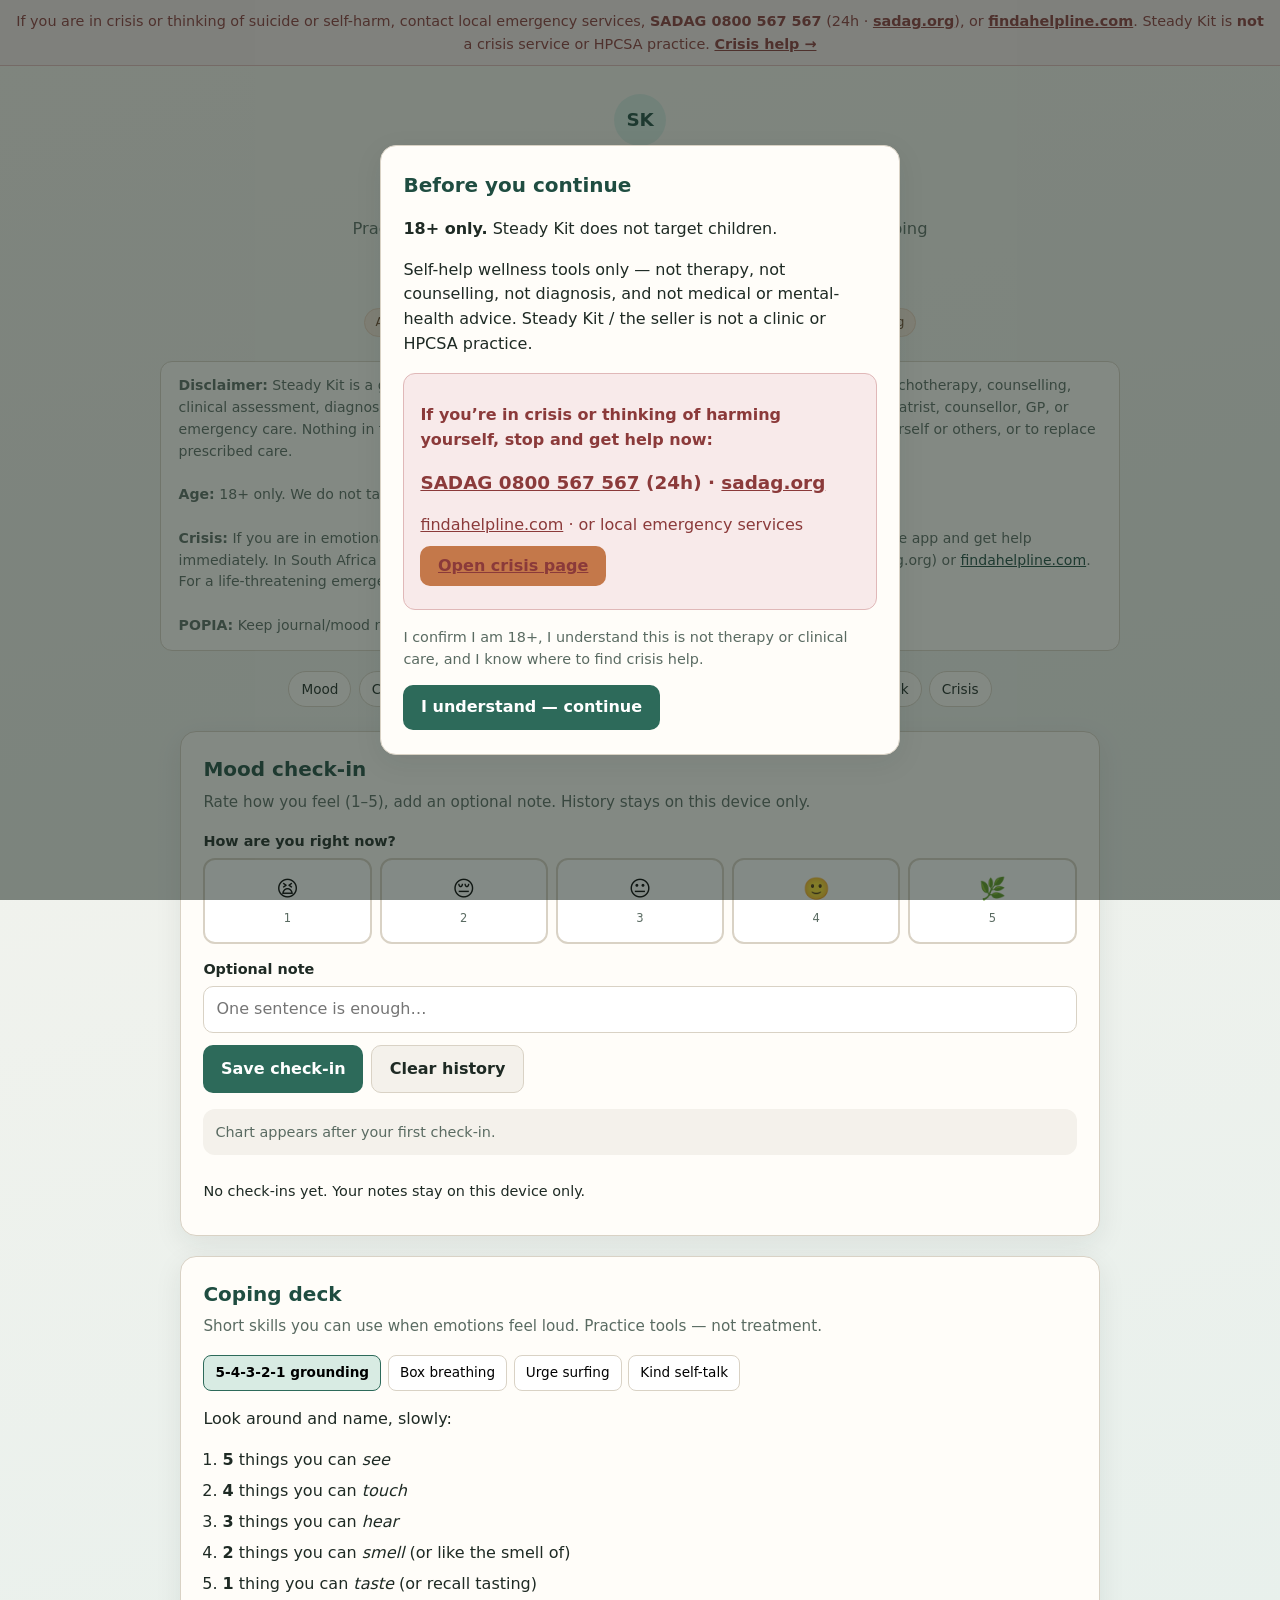
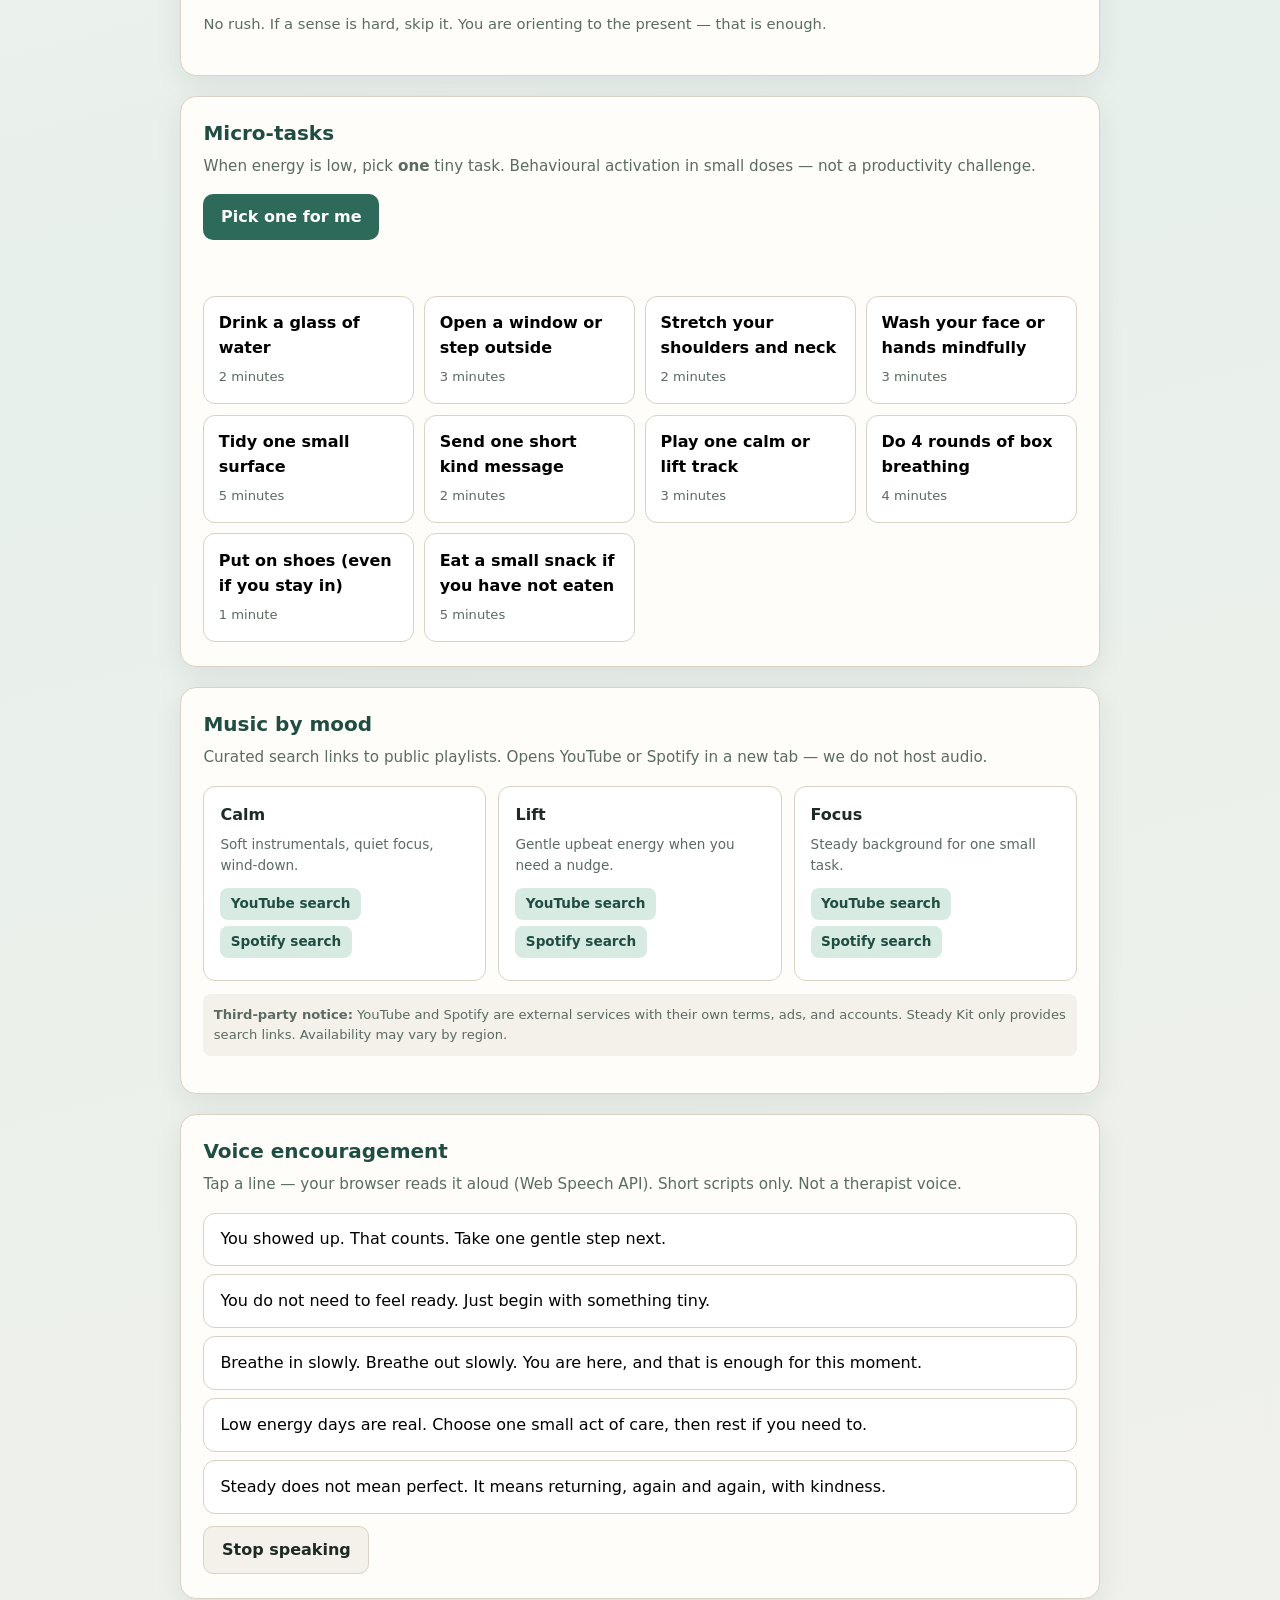
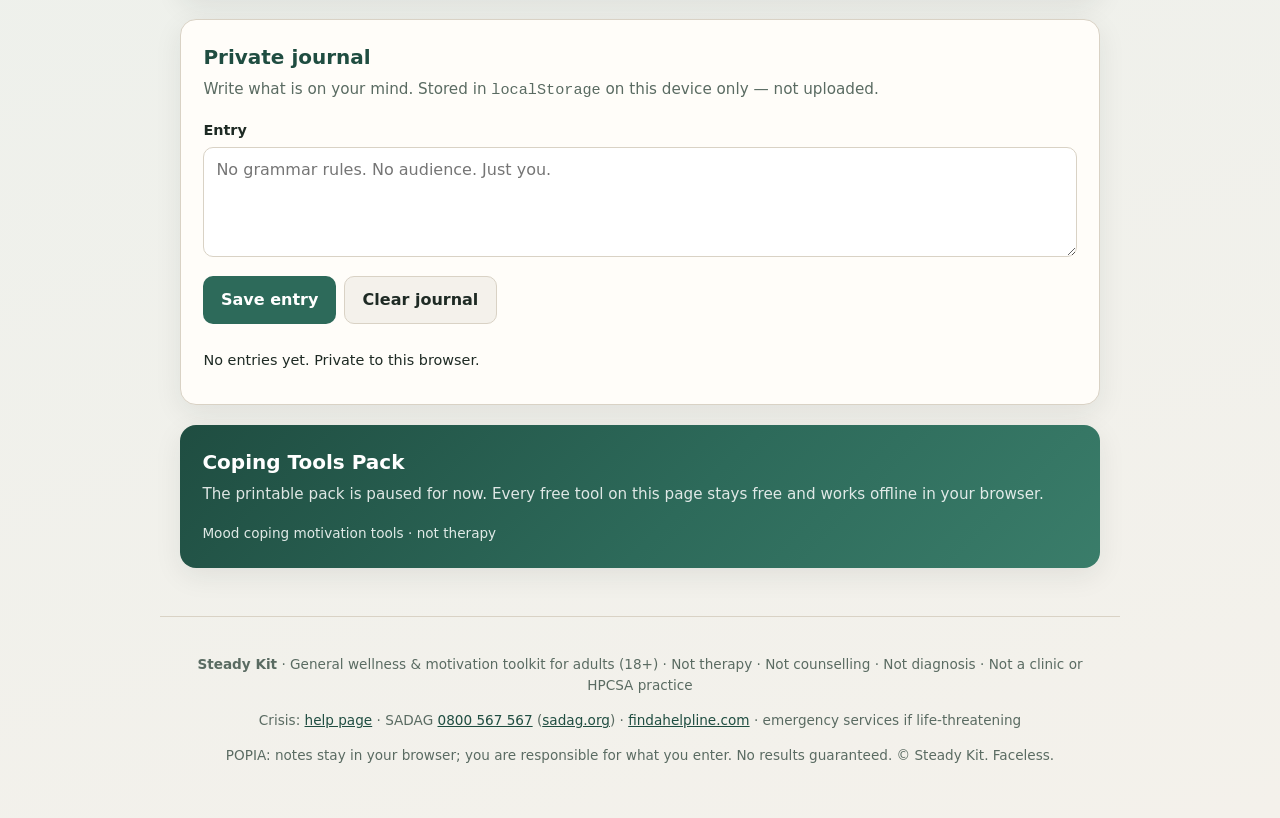
<file: index.html>
<!DOCTYPE html>
<html lang="en-ZA">
<head>
  <meta charset="utf-8">
  <meta name="viewport" content="width=device-width, initial-scale=1">
  <meta name="description" content="Steady Kit — faceless South African wellness self-help tools for adults 18+. Mood notes, coping prompts, micro-tasks. Not therapy or diagnosis.">
  <meta name="robots" content="index,follow">
  <title>Steady Kit | Wellness tools (not therapy)</title>
  <link rel="stylesheet" href="css/styles.css">
  <link rel="icon" href="data:image/svg+xml,%3Csvg xmlns='http://www.w3.org/2000/svg' viewBox='0 0 64 64'%3E%3Ccircle fill='%232d6a5a' cx='32' cy='32' r='30'/%3E%3Ctext x='32' y='40' text-anchor='middle' fill='white' font-size='22' font-family='sans-serif'%3ESK%3C/text%3E%3C/svg%3E">
</head>
<body>
  <div class="crisis-banner" role="note">
    If you are in crisis or thinking of suicide or self-harm, contact local emergency services,
    <strong>SADAG 0800 567 567</strong> (24h · <a href="https://www.sadag.org" target="_blank" rel="noopener noreferrer">sadag.org</a>), or
    <a href="https://findahelpline.com" target="_blank" rel="noopener noreferrer">findahelpline.com</a>.
    Steady Kit is <strong>not</strong> a crisis service or HPCSA practice.
    <a href="crisis.html">Crisis help →</a>
  </div>

  <header class="site-header">
    <div class="logo-mark" aria-hidden="true">SK</div>
    <h1>Steady Kit</h1>
    <p class="tagline">Practical wellness tools for adults who feel down — motivation, coping skills, and tiny next steps. Faceless. Local-first. Not therapy or counselling.</p>
    <div class="badge-row">
      <span class="badge">Adults 18+</span>
      <span class="badge">South Africa–aware</span>
      <span class="badge">Data stays in your browser</span>
      <span class="badge">Not counselling</span>
    </div>
  </header>

    <aside class="disclaimer-box" role="note">
    <strong>Disclaimer:</strong> Steady Kit is a general wellness and motivation toolkit for adults. It does not provide psychotherapy, counselling, clinical assessment, diagnosis, or treatment. It is not a substitute for a registered psychologist, psychiatrist, counsellor, GP, or emergency care. Nothing in the app is medical or mental-health advice. Do not use it to diagnose yourself or others, or to replace prescribed care.
    <br><br>
    <strong>Age:</strong> 18+ only. We do not target children.
    <br><br>
    <strong>Crisis:</strong> If you are in emotional distress, feeling unsafe, or thinking about suicide or self-harm, leave the app and get help immediately. In South Africa contact SADAG’s 24-hour Suicide Crisis Helpline 0800 567 567 (see sadag.org) or <a href="https://findahelpline.com" rel="noopener">findahelpline.com</a>. For a life-threatening emergency call local emergency services.
    <br><br>
    <strong>POPIA:</strong> Keep journal/mood notes private. No results are guaranteed.
  </aside>

  <nav class="modules" aria-label="Tools">
    <a href="#mood">Mood</a>
    <a href="#coping">Coping deck</a>
    <a href="#tasks">Micro-tasks</a>
    <a href="#music">Music</a>
    <a href="#voice">Voice</a>
    <a href="#journal">Journal</a>
    <a href="#pack">Get the pack</a>
    <a href="crisis.html">Crisis</a>
  </nav>

  <main>
    <!-- 1. Mood check-in -->
    <section class="card" id="mood">
      <h2>Mood check-in</h2>
      <p class="lead">Rate how you feel (1–5), add an optional note. History stays on this device only.</p>
      <form id="mood-form">
        <label>How are you right now?</label>
        <div class="mood-scale" id="mood-scale" role="group" aria-label="Mood from 1 to 5"></div>
        <label for="mood-note">Optional note</label>
        <input type="text" id="mood-note" maxlength="280" placeholder="One sentence is enough…">
        <div class="btn-row">
          <button type="submit" class="btn">Save check-in</button>
          <button type="button" class="btn btn-secondary" id="clear-mood">Clear history</button>
        </div>
      </form>
      <div id="mood-crisis-nudge" class="gate-crisis" hidden style="margin-top:1rem">
        <p><strong>Feeling very low?</strong> These tools are not crisis care. If you feel unsafe or are thinking of harming yourself, get help now:</p>
        <p><a href="tel:0800567567">SADAG 0800 567 567</a> · <a href="https://www.sadag.org" target="_blank" rel="noopener noreferrer">sadag.org</a> · <a href="https://findahelpline.com" target="_blank" rel="noopener noreferrer">findahelpline.com</a> · <a href="crisis.html">Crisis page</a></p>
      </div>
      <div class="chart-wrap" id="mood-chart" aria-live="polite"></div>
      <ul class="history-list" id="mood-history"></ul>
    </section>

    <!-- 2. Coping deck -->
    <section class="card" id="coping">
      <h2>Coping deck</h2>
      <p class="lead">Short skills you can use when emotions feel loud. Practice tools — not treatment.</p>
      <div class="deck-tabs" role="tablist">
        <button type="button" data-deck="ground" class="active">5-4-3-2-1 grounding</button>
        <button type="button" data-deck="breath">Box breathing</button>
        <button type="button" data-deck="urge">Urge surfing</button>
        <button type="button" data-deck="talk">Kind self-talk</button>
      </div>

      <div class="deck-panel active" id="deck-ground">
        <p>Look around and name, slowly:</p>
        <ol class="sense-list">
          <li><strong>5</strong> things you can <em>see</em></li>
          <li><strong>4</strong> things you can <em>touch</em></li>
          <li><strong>3</strong> things you can <em>hear</em></li>
          <li><strong>2</strong> things you can <em>smell</em> (or like the smell of)</li>
          <li><strong>1</strong> thing you can <em>taste</em> (or recall tasting)</li>
        </ol>
        <p style="color:var(--muted);font-size:0.92rem">No rush. If a sense is hard, skip it. You are orienting to the present — that is enough.</p>
      </div>

      <div class="deck-panel" id="deck-breath">
        <p>Box breathing: inhale 4 · hold 4 · exhale 4 · hold 4. Four rounds. Stop anytime.</p>
        <div class="breath-circle" id="breath-circle" aria-hidden="true"></div>
        <div class="timer-display" id="breath-timer">0:00</div>
        <div class="breath-phase" id="breath-phase">Ready when you are</div>
        <div class="btn-row" style="justify-content:center">
          <button type="button" class="btn" id="start-breath">Start 4 rounds</button>
          <button type="button" class="btn btn-secondary" id="stop-breath">Stop</button>
        </div>
      </div>

      <div class="deck-panel" id="deck-urge">
        <h3 style="margin-top:0;font-size:1.05rem">Urge surfing (one-pager)</h3>
        <p>Urges often rise, peak, and fall — like a wave. You do not have to act on the peak.</p>
        <ol class="sense-list">
          <li><strong>Notice</strong> — name the urge without judging: “There is an urge to…”</li>
          <li><strong>Locate</strong> — where in the body? Tight chest? Restless hands?</li>
          <li><strong>Breathe</strong> — slow breaths while you watch the wave, not fight it.</li>
          <li><strong>Ride</strong> — wait 10–20 minutes if safe to do so; intensity often softens.</li>
          <li><strong>Choose</strong> — after the peak, pick a tiny caring action (water, stretch, message).</li>
        </ol>
        <p style="color:var(--muted);font-size:0.92rem">If the urge involves harm to yourself or others, stop this exercise and use crisis help immediately.</p>
        <p><a href="crisis.html">Go to crisis resources →</a></p>
      </div>

      <div class="deck-panel" id="deck-talk">
        <div class="self-talk-card" id="self-talk-text" aria-live="polite"></div>
        <div class="btn-row" style="justify-content:center">
          <button type="button" class="btn btn-secondary" id="next-talk">Another card</button>
        </div>
      </div>
    </section>

    <!-- 3. Micro-tasks -->
    <section class="card" id="tasks">
      <h2>Micro-tasks</h2>
      <p class="lead">When energy is low, pick <strong>one</strong> tiny task. Behavioural activation in small doses — not a productivity challenge.</p>
      <div class="btn-row">
        <button type="button" class="btn" id="pick-task">Pick one for me</button>
      </div>
      <p id="picked-task" style="min-height:1.5em;font-weight:600;color:var(--accent-dark)" aria-live="polite"></p>
      <div class="task-grid" id="task-grid"></div>
    </section>

    <!-- 4. Music -->
    <section class="card" id="music">
      <h2>Music by mood</h2>
      <p class="lead">Curated search links to public playlists. Opens YouTube or Spotify in a new tab — we do not host audio.</p>
      <div class="music-grid">
        <div class="music-card">
          <h3>Calm</h3>
          <p>Soft instrumentals, quiet focus, wind-down.</p>
          <a href="https://www.youtube.com/results?search_query=calm+instrumental+playlist" target="_blank" rel="noopener noreferrer">YouTube search</a>
          <a href="https://open.spotify.com/search/calm%20instrumental%20playlist" target="_blank" rel="noopener noreferrer">Spotify search</a>
        </div>
        <div class="music-card">
          <h3>Lift</h3>
          <p>Gentle upbeat energy when you need a nudge.</p>
          <a href="https://www.youtube.com/results?search_query=uplifting+feel+good+playlist" target="_blank" rel="noopener noreferrer">YouTube search</a>
          <a href="https://open.spotify.com/search/uplifting%20feel%20good%20playlist" target="_blank" rel="noopener noreferrer">Spotify search</a>
        </div>
        <div class="music-card">
          <h3>Focus</h3>
          <p>Steady background for one small task.</p>
          <a href="https://www.youtube.com/results?search_query=focus%20deep%20work%20playlist" target="_blank" rel="noopener noreferrer">YouTube search</a>
          <a href="https://open.spotify.com/search/focus%20deep%20work%20playlist" target="_blank" rel="noopener noreferrer">Spotify search</a>
        </div>
      </div>
      <p class="third-party-note"><strong>Third-party notice:</strong> YouTube and Spotify are external services with their own terms, ads, and accounts. Steady Kit only provides search links. Availability may vary by region.</p>
    </section>

    <!-- 5. Voice motivation -->
    <section class="card" id="voice">
      <h2>Voice encouragement</h2>
      <p class="lead">Tap a line — your browser reads it aloud (Web Speech API). Short scripts only. Not a therapist voice.</p>
      <div class="voice-scripts" id="voice-scripts"></div>
      <div class="btn-row">
        <button type="button" class="btn btn-secondary" id="stop-voice">Stop speaking</button>
      </div>
    </section>

    <!-- 6. Journal -->
    <section class="card" id="journal">
      <h2>Private journal</h2>
      <p class="lead">Write what is on your mind. Stored in <code>localStorage</code> on this device only — not uploaded.</p>
      <form id="journal-form">
        <label for="journal-text">Entry</label>
        <textarea id="journal-text" maxlength="2000" placeholder="No grammar rules. No audience. Just you."></textarea>
        <div class="btn-row">
          <button type="submit" class="btn">Save entry</button>
          <button type="button" class="btn btn-secondary" id="clear-journal">Clear journal</button>
        </div>
      </form>
      <ul class="history-list" id="journal-list"></ul>
    </section>

    <!-- 7. Pack CTA -->
    <section class="card cta-card" id="pack">
      <h2>Coping Tools Pack</h2>
      <p class="lead">The printable pack is paused for now. Every free tool on this page stays free and works offline in your browser.</p>
      <p style="margin:1rem 0 0;font-size:0.85rem;opacity:0.9">Mood coping motivation tools · not therapy</p>
    </section>
  </main>

  <footer class="site-footer">
    <p><strong>Steady Kit</strong> · General wellness &amp; motivation toolkit for adults (18+) · Not therapy · Not counselling · Not diagnosis · Not a clinic or HPCSA practice</p>
    <p>
      Crisis: <a href="crisis.html">help page</a> ·
      SADAG <a href="tel:0800567567">0800 567 567</a> (<a href="https://www.sadag.org" target="_blank" rel="noopener noreferrer">sadag.org</a>) ·
      <a href="https://findahelpline.com" target="_blank" rel="noopener noreferrer">findahelpline.com</a> ·
      emergency services if life-threatening
    </p>
    <p style="margin-top:0.75rem">POPIA: notes stay in your browser; you are responsible for what you enter. No results guaranteed. © Steady Kit. Faceless.</p>
  </footer>

  <!-- First-run crisis / age gate -->
  <div id="first-run-gate" class="gate-overlay" hidden>
    <div class="gate-card" role="dialog" aria-modal="true" aria-labelledby="gate-title">
      <h2 id="gate-title">Before you continue</h2>
      <p><strong>18+ only.</strong> Steady Kit does not target children.</p>
      <p>Self-help wellness tools only — not therapy, not counselling, not diagnosis, and not medical or mental-health advice. Steady Kit / the seller is not a clinic or HPCSA practice.</p>
      <div class="gate-crisis">
        <p><strong>If you’re in crisis or thinking of harming yourself, stop and get help now:</strong></p>
        <p class="helpline"><a href="tel:0800567567">SADAG 0800 567 567</a> (24h) · <a href="https://www.sadag.org" target="_blank" rel="noopener noreferrer">sadag.org</a></p>
        <p><a href="https://findahelpline.com" target="_blank" rel="noopener noreferrer">findahelpline.com</a> · or local emergency services</p>
        <p><a class="btn btn-warm" href="crisis.html">Open crisis page</a></p>
      </div>
      <p style="font-size:0.9rem;color:var(--muted)">I confirm I am 18+, I understand this is not therapy or clinical care, and I know where to find crisis help.</p>
      <div class="btn-row">
        <button type="button" class="btn" id="gate-accept">I understand — continue</button>
      </div>
    </div>
  </div>

  <script src="js/app.js"></script>
</body>
</html>
</file>
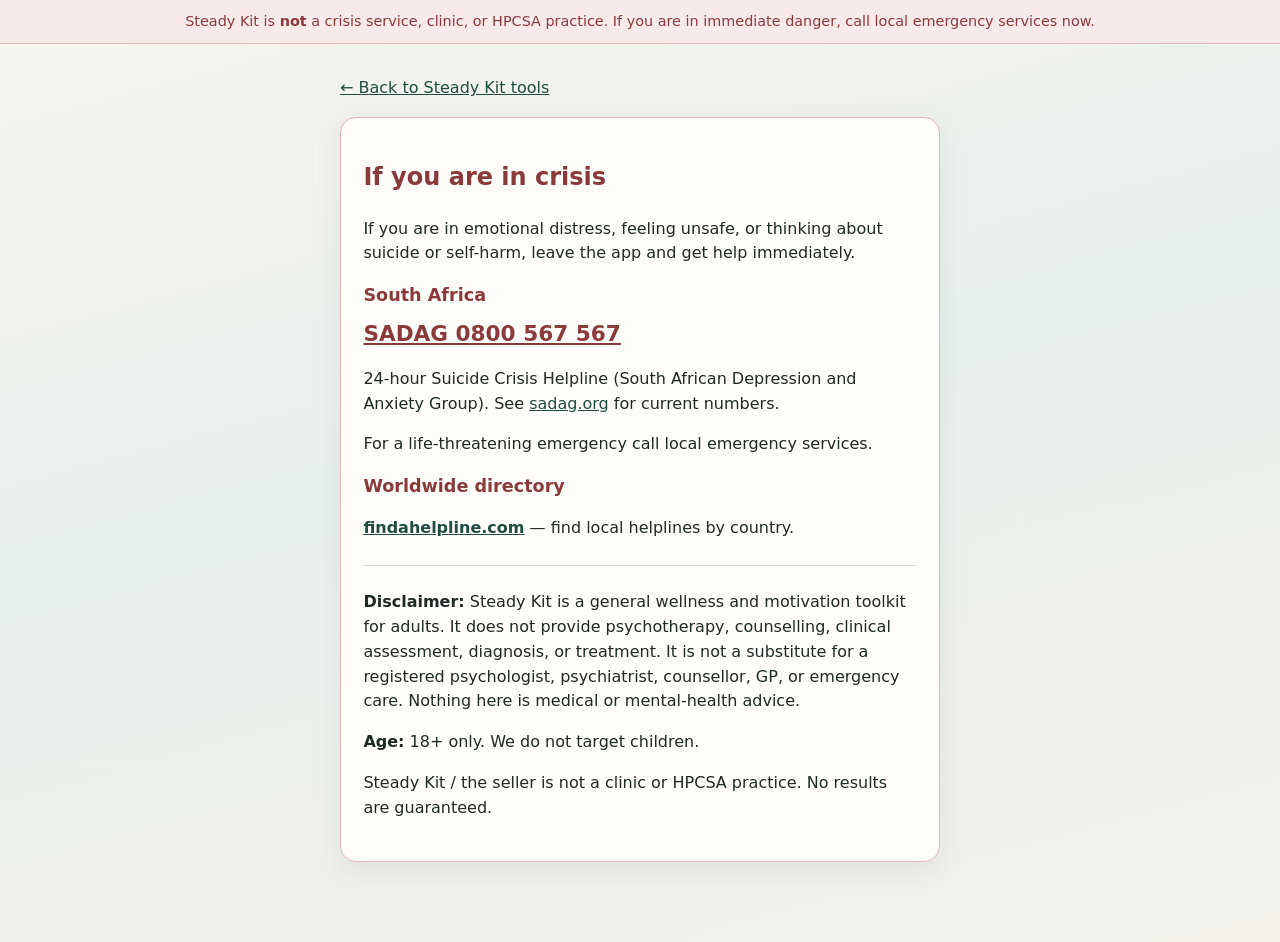
<file: crisis.html>
<!DOCTYPE html>
<html lang="en-ZA">
<head>
  <meta charset="utf-8">
  <meta name="viewport" content="width=device-width, initial-scale=1">
  <meta name="description" content="Steady Kit crisis resources — SADAG and find a helpline. Not a crisis service.">
  <title>Crisis help | Steady Kit</title>
  <link rel="stylesheet" href="css/styles.css">
</head>
<body>
  <div class="crisis-banner" role="note">
    Steady Kit is <strong>not</strong> a crisis service, clinic, or HPCSA practice. If you are in immediate danger, call local emergency services now.
  </div>

  <div class="crisis-page">
    <p><a href="index.html">← Back to Steady Kit tools</a></p>
    <article class="card">
      <h1>If you are in crisis</h1>
      <p>If you are in emotional distress, feeling unsafe, or thinking about suicide or self-harm, leave the app and get help immediately.</p>

      <h2 style="font-size:1.1rem;color:var(--crisis)">South Africa</h2>
      <p class="helpline"><a href="tel:0800567567">SADAG 0800 567 567</a></p>
      <p>24-hour Suicide Crisis Helpline (South African Depression and Anxiety Group). See <a href="https://www.sadag.org" target="_blank" rel="noopener noreferrer">sadag.org</a> for current numbers.</p>
      <p>For a life-threatening emergency call local emergency services.</p>

      <h2 style="font-size:1.1rem;color:var(--crisis)">Worldwide directory</h2>
      <p><a href="https://findahelpline.com" target="_blank" rel="noopener noreferrer"><strong>findahelpline.com</strong></a> — find local helplines by country.</p>

      <hr style="border:none;border-top:1px solid var(--border);margin:1.5rem 0">

      <p><strong>Disclaimer:</strong> Steady Kit is a general wellness and motivation toolkit for adults.
      It does not provide psychotherapy, counselling, clinical assessment, diagnosis, or treatment.
      It is not a substitute for a registered psychologist, psychiatrist, counsellor, GP, or emergency care.
      Nothing here is medical or mental-health advice.</p>
      <p><strong>Age:</strong> 18+ only. We do not target children.</p>
      <p>Steady Kit / the seller is not a clinic or HPCSA practice. No results are guaranteed.</p>
    </article>
  </div>
</body>
</html>
</file>
<file: css/styles.css>
/* Steady Kit — calm, faceless wellness tools */
:root {
  --bg: #f4f1eb;
  --bg-card: #fffdf9;
  --ink: #1e2a24;
  --muted: #5a6b62;
  --accent: #2d6a5a;
  --accent-soft: #d8ebe3;
  --accent-dark: #1f4d41;
  --warm: #c4784a;
  --warm-soft: #f5e6d8;
  --crisis: #8b3a3a;
  --crisis-bg: #f8eaea;
  --border: #d9d2c5;
  --shadow: 0 8px 28px rgba(30, 42, 36, 0.08);
  --radius: 16px;
  --font: "Segoe UI", system-ui, -apple-system, sans-serif;
}

* { box-sizing: border-box; }
html { scroll-behavior: smooth; }
body {
  margin: 0;
  font-family: var(--font);
  color: var(--ink);
  background: linear-gradient(165deg, #f7f4ee 0%, #e8f0ec 45%, #f4f1eb 100%);
  min-height: 100vh;
  line-height: 1.55;
}

a { color: var(--accent-dark); }
a:hover { color: var(--accent); }

.crisis-banner {
  position: sticky;
  top: 0;
  z-index: 100;
  background: var(--crisis-bg);
  color: var(--crisis);
  border-bottom: 1px solid #e0b8b8;
  padding: 0.65rem 1rem;
  font-size: 0.9rem;
  text-align: center;
}
.crisis-banner a { color: var(--crisis); font-weight: 600; text-decoration: underline; }

.site-header {
  max-width: 960px;
  margin: 0 auto;
  padding: 1.75rem 1.25rem 0.5rem;
  text-align: center;
}
.logo-mark {
  display: inline-flex;
  align-items: center;
  justify-content: center;
  width: 52px;
  height: 52px;
  border-radius: 50%;
  background: var(--accent-soft);
  color: var(--accent-dark);
  font-weight: 700;
  font-size: 1.15rem;
  letter-spacing: -0.02em;
  margin-bottom: 0.75rem;
}
.site-header h1 {
  margin: 0 0 0.35rem;
  font-size: clamp(1.6rem, 4vw, 2.1rem);
  font-weight: 700;
  letter-spacing: -0.02em;
}
.tagline {
  margin: 0 auto 1rem;
  max-width: 36rem;
  color: var(--muted);
  font-size: 1.02rem;
}
.badge-row {
  display: flex;
  flex-wrap: wrap;
  gap: 0.5rem;
  justify-content: center;
  margin-bottom: 1rem;
}
.badge {
  font-size: 0.75rem;
  padding: 0.25rem 0.65rem;
  border-radius: 999px;
  background: var(--warm-soft);
  color: #6b4428;
  border: 1px solid #e8d0bc;
}

.disclaimer-box {
  max-width: 960px;
  margin: 0 auto 1.25rem;
  padding: 0.85rem 1.1rem;
  background: var(--bg-card);
  border: 1px solid var(--border);
  border-radius: 12px;
  font-size: 0.88rem;
  color: var(--muted);
}

nav.modules {
  max-width: 960px;
  margin: 0 auto 1.5rem;
  padding: 0 1.25rem;
  display: flex;
  flex-wrap: wrap;
  gap: 0.45rem;
  justify-content: center;
}
nav.modules a {
  text-decoration: none;
  font-size: 0.85rem;
  padding: 0.4rem 0.75rem;
  border-radius: 999px;
  background: var(--bg-card);
  border: 1px solid var(--border);
  color: var(--ink);
}
nav.modules a:hover,
nav.modules a:focus {
  background: var(--accent-soft);
  border-color: var(--accent);
  color: var(--accent-dark);
}

main {
  max-width: 960px;
  margin: 0 auto;
  padding: 0 1.25rem 3rem;
  display: grid;
  gap: 1.25rem;
}

.card {
  background: var(--bg-card);
  border: 1px solid var(--border);
  border-radius: var(--radius);
  box-shadow: var(--shadow);
  padding: 1.35rem 1.4rem 1.5rem;
}
.card h2 {
  margin: 0 0 0.35rem;
  font-size: 1.25rem;
  color: var(--accent-dark);
}
.card .lead {
  margin: 0 0 1rem;
  color: var(--muted);
  font-size: 0.95rem;
}

.btn {
  appearance: none;
  border: none;
  cursor: pointer;
  font: inherit;
  font-weight: 600;
  border-radius: 10px;
  padding: 0.65rem 1.1rem;
  background: var(--accent);
  color: #fff;
  transition: background 0.15s ease, transform 0.1s ease;
}
.btn:hover { background: var(--accent-dark); }
.btn:active { transform: scale(0.98); }
.btn-secondary {
  background: var(--bg);
  color: var(--ink);
  border: 1px solid var(--border);
}
.btn-secondary:hover { background: var(--accent-soft); }
.btn-warm { background: var(--warm); }
.btn-warm:hover { background: #a86235; }
.btn-row { display: flex; flex-wrap: wrap; gap: 0.5rem; margin-top: 0.75rem; }

label { display: block; font-size: 0.9rem; font-weight: 600; margin-bottom: 0.35rem; }
input[type="text"],
textarea,
select {
  width: 100%;
  font: inherit;
  padding: 0.65rem 0.75rem;
  border-radius: 10px;
  border: 1px solid var(--border);
  background: #fff;
  color: var(--ink);
}
textarea { min-height: 110px; resize: vertical; }

.mood-scale {
  display: flex;
  gap: 0.5rem;
  flex-wrap: wrap;
  margin-bottom: 0.85rem;
}
.mood-btn {
  flex: 1;
  min-width: 3.5rem;
  padding: 0.75rem 0.4rem;
  border-radius: 12px;
  border: 2px solid var(--border);
  background: #fff;
  cursor: pointer;
  font: inherit;
  text-align: center;
}
.mood-btn span { display: block; font-size: 1.35rem; }
.mood-btn small { color: var(--muted); font-size: 0.72rem; }
.mood-btn.selected {
  border-color: var(--accent);
  background: var(--accent-soft);
}

.chart-wrap {
  margin-top: 1rem;
  padding: 0.75rem;
  background: var(--bg);
  border-radius: 12px;
  overflow-x: auto;
}
.bar-chart {
  display: flex;
  align-items: flex-end;
  gap: 6px;
  height: 120px;
  min-width: 200px;
}
.bar {
  flex: 1;
  min-width: 14px;
  background: var(--accent);
  border-radius: 6px 6px 2px 2px;
  opacity: 0.85;
  position: relative;
}
.bar:hover { opacity: 1; }
.history-list {
  list-style: none;
  padding: 0;
  margin: 1rem 0 0;
  max-height: 220px;
  overflow-y: auto;
}
.history-list li {
  padding: 0.55rem 0;
  border-bottom: 1px solid var(--border);
  font-size: 0.9rem;
}
.history-list li:last-child { border-bottom: none; }

.deck-tabs {
  display: flex;
  flex-wrap: wrap;
  gap: 0.4rem;
  margin-bottom: 1rem;
}
.deck-tabs button {
  font: inherit;
  font-size: 0.85rem;
  padding: 0.4rem 0.7rem;
  border-radius: 8px;
  border: 1px solid var(--border);
  background: #fff;
  cursor: pointer;
}
.deck-tabs button.active {
  background: var(--accent-soft);
  border-color: var(--accent);
  font-weight: 600;
}
.deck-panel { display: none; }
.deck-panel.active { display: block; }

.sense-list { padding-left: 1.2rem; margin: 0.5rem 0 1rem; }
.sense-list li { margin-bottom: 0.4rem; }

.timer-display {
  font-size: 2.5rem;
  font-weight: 700;
  text-align: center;
  color: var(--accent-dark);
  letter-spacing: 0.04em;
  margin: 0.75rem 0;
  font-variant-numeric: tabular-nums;
}
.breath-phase {
  text-align: center;
  font-size: 1.1rem;
  color: var(--muted);
  min-height: 1.5em;
}
.breath-circle {
  width: 120px;
  height: 120px;
  margin: 0.75rem auto;
  border-radius: 50%;
  background: var(--accent-soft);
  border: 3px solid var(--accent);
  transition: transform 4s ease-in-out;
}
.breath-circle.inhale { transform: scale(1.35); }
.breath-circle.hold { transform: scale(1.35); }
.breath-circle.exhale { transform: scale(1); }

.self-talk-card {
  background: var(--warm-soft);
  border-radius: 12px;
  padding: 1.25rem;
  min-height: 100px;
  font-size: 1.1rem;
  text-align: center;
  display: flex;
  align-items: center;
  justify-content: center;
}

.task-grid {
  display: grid;
  gap: 0.65rem;
  grid-template-columns: repeat(auto-fill, minmax(200px, 1fr));
}
.task-card {
  border: 1px solid var(--border);
  border-radius: 12px;
  padding: 0.9rem;
  background: #fff;
  cursor: pointer;
  text-align: left;
  font: inherit;
}
.task-card:hover { border-color: var(--accent); background: var(--accent-soft); }
.task-card.done {
  opacity: 0.7;
  text-decoration: line-through;
  background: var(--bg);
}
.task-card strong { display: block; margin-bottom: 0.2rem; }
.task-card span { font-size: 0.82rem; color: var(--muted); }

.music-grid {
  display: grid;
  gap: 0.75rem;
  grid-template-columns: repeat(auto-fill, minmax(220px, 1fr));
}
.music-card {
  border: 1px solid var(--border);
  border-radius: 12px;
  padding: 1rem;
  background: #fff;
}
.music-card h3 { margin: 0 0 0.4rem; font-size: 1rem; }
.music-card p { margin: 0 0 0.75rem; font-size: 0.85rem; color: var(--muted); }
.music-card a {
  display: inline-block;
  margin-right: 0.5rem;
  margin-bottom: 0.35rem;
  font-size: 0.85rem;
  font-weight: 600;
  text-decoration: none;
  padding: 0.35rem 0.65rem;
  border-radius: 8px;
  background: var(--accent-soft);
  color: var(--accent-dark);
}
.third-party-note {
  font-size: 0.82rem;
  color: var(--muted);
  margin-top: 0.85rem;
  padding: 0.65rem;
  background: var(--bg);
  border-radius: 8px;
}

.voice-scripts {
  display: grid;
  gap: 0.5rem;
}
.voice-scripts button {
  text-align: left;
  font: inherit;
  padding: 0.85rem 1rem;
  border-radius: 12px;
  border: 1px solid var(--border);
  background: #fff;
  cursor: pointer;
}
.voice-scripts button:hover { background: var(--accent-soft); border-color: var(--accent); }

.cta-card {
  background: linear-gradient(135deg, #1f4d41 0%, #2d6a5a 55%, #3a7d6a 100%);
  color: #f5faf8;
  border: none;
}
.cta-card h2 { color: #fff; }
.cta-card .lead { color: rgba(255,255,255,0.85); }
.cta-card .btn {
  background: #fff;
  color: var(--accent-dark);
}
.cta-card .btn:hover { background: var(--accent-soft); }
.price {
  font-size: 1.5rem;
  font-weight: 700;
  margin: 0.5rem 0 1rem;
}

.site-footer {
  max-width: 960px;
  margin: 0 auto;
  padding: 1.5rem 1.25rem 2.5rem;
  text-align: center;
  font-size: 0.85rem;
  color: var(--muted);
  border-top: 1px solid var(--border);
}
.site-footer a { color: var(--accent-dark); }

/* Crisis page */
.crisis-page {
  max-width: 640px;
  margin: 2rem auto;
  padding: 0 1.25rem 3rem;
}
.crisis-page .card { border-color: #e0b8b8; }
.crisis-page h1 { color: var(--crisis); }
.helpline {
  font-size: 1.35rem;
  font-weight: 700;
  margin: 0.5rem 0;
}
.helpline a { color: var(--crisis); }

@media (max-width: 520px) {
  .mood-btn { min-width: 2.8rem; padding: 0.55rem 0.2rem; }
  .mood-btn span { font-size: 1.1rem; }
}

/* First-run crisis / age gate */
.gate-overlay {
  position: fixed;
  inset: 0;
  z-index: 200;
  background: rgba(30, 42, 36, 0.55);
  display: flex;
  align-items: center;
  justify-content: center;
  padding: 1rem;
}
.gate-overlay[hidden] { display: none !important; }
.gate-card {
  background: var(--bg-card);
  border-radius: var(--radius);
  border: 1px solid var(--border);
  box-shadow: var(--shadow);
  max-width: 520px;
  width: 100%;
  padding: 1.5rem 1.4rem;
  max-height: 90vh;
  overflow-y: auto;
}
.gate-card h2 { margin: 0 0 0.75rem; color: var(--accent-dark); font-size: 1.25rem; }
.gate-crisis {
  background: var(--crisis-bg);
  border: 1px solid #e0b8b8;
  border-radius: 12px;
  padding: 0.85rem 1rem;
  margin: 1rem 0;
  color: var(--crisis);
}
.gate-crisis .helpline { font-size: 1.15rem; font-weight: 700; }
.gate-crisis a { color: var(--crisis); }
</file>
